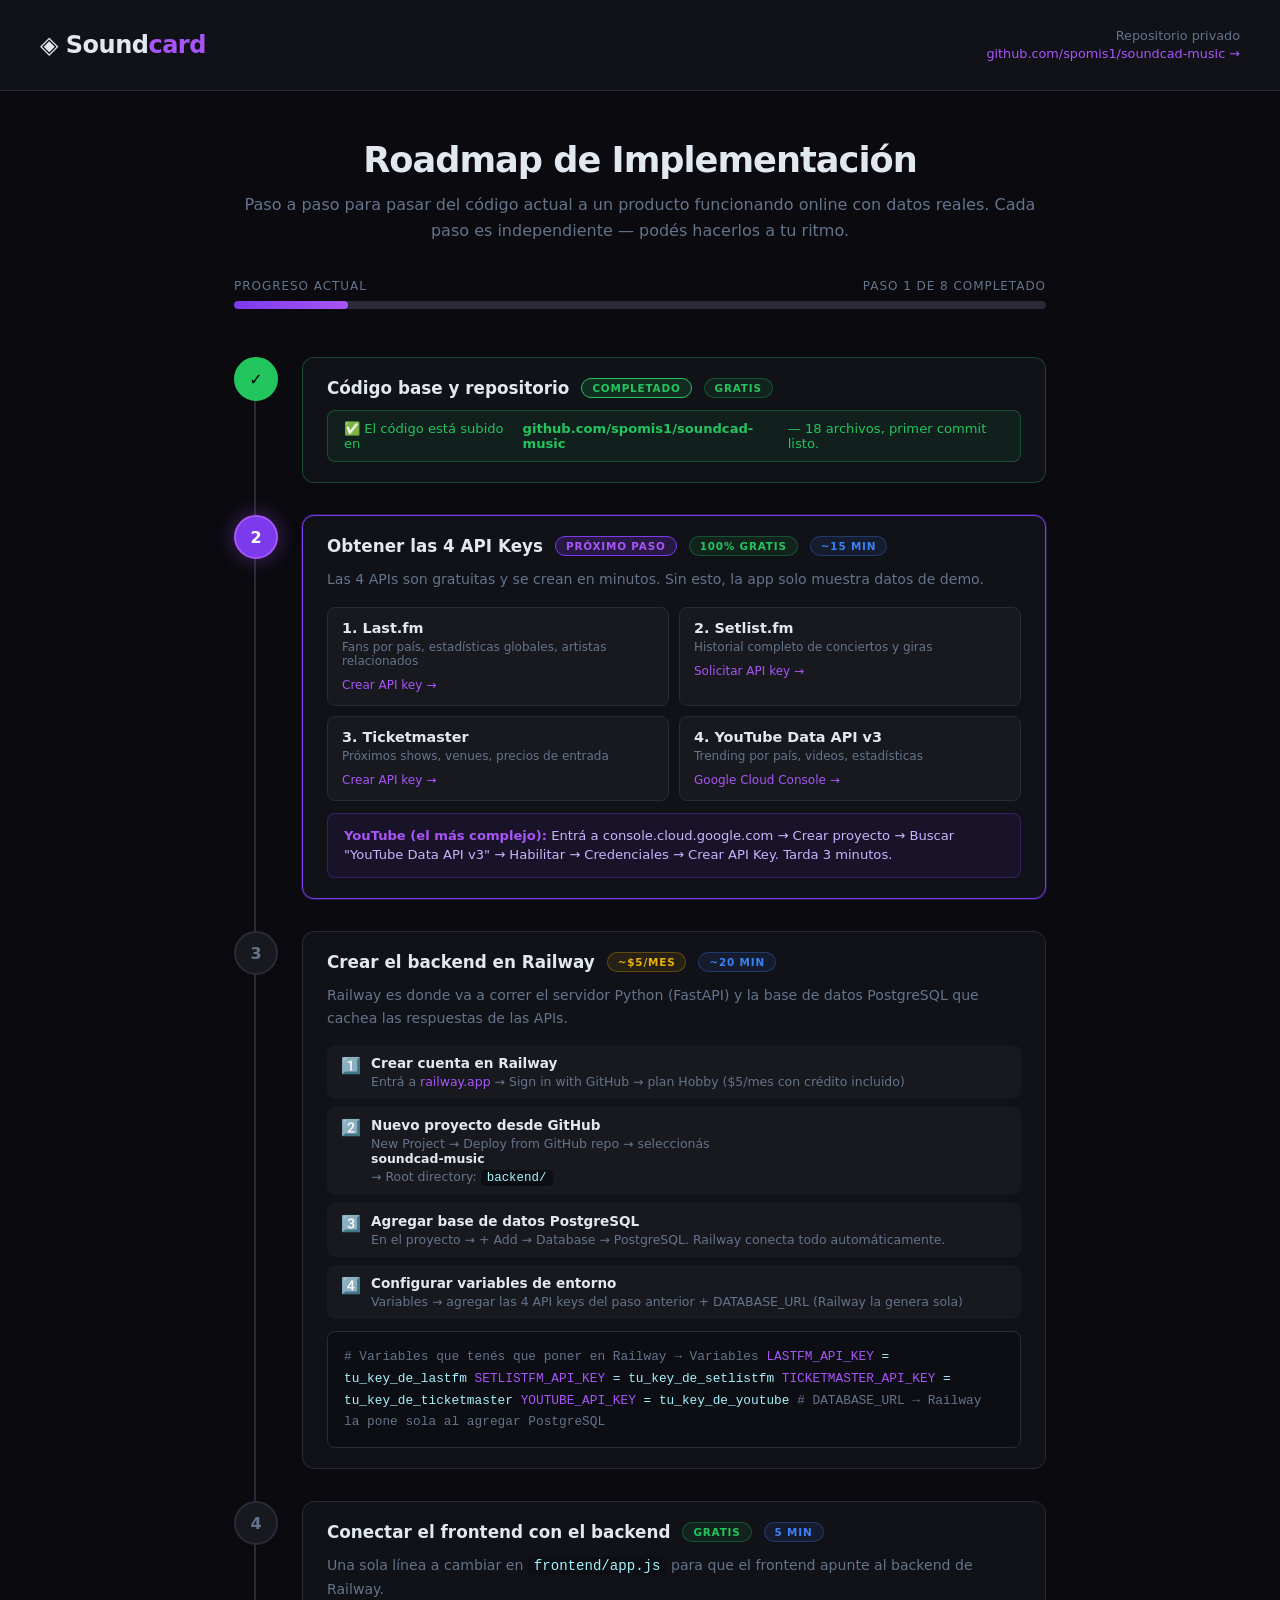
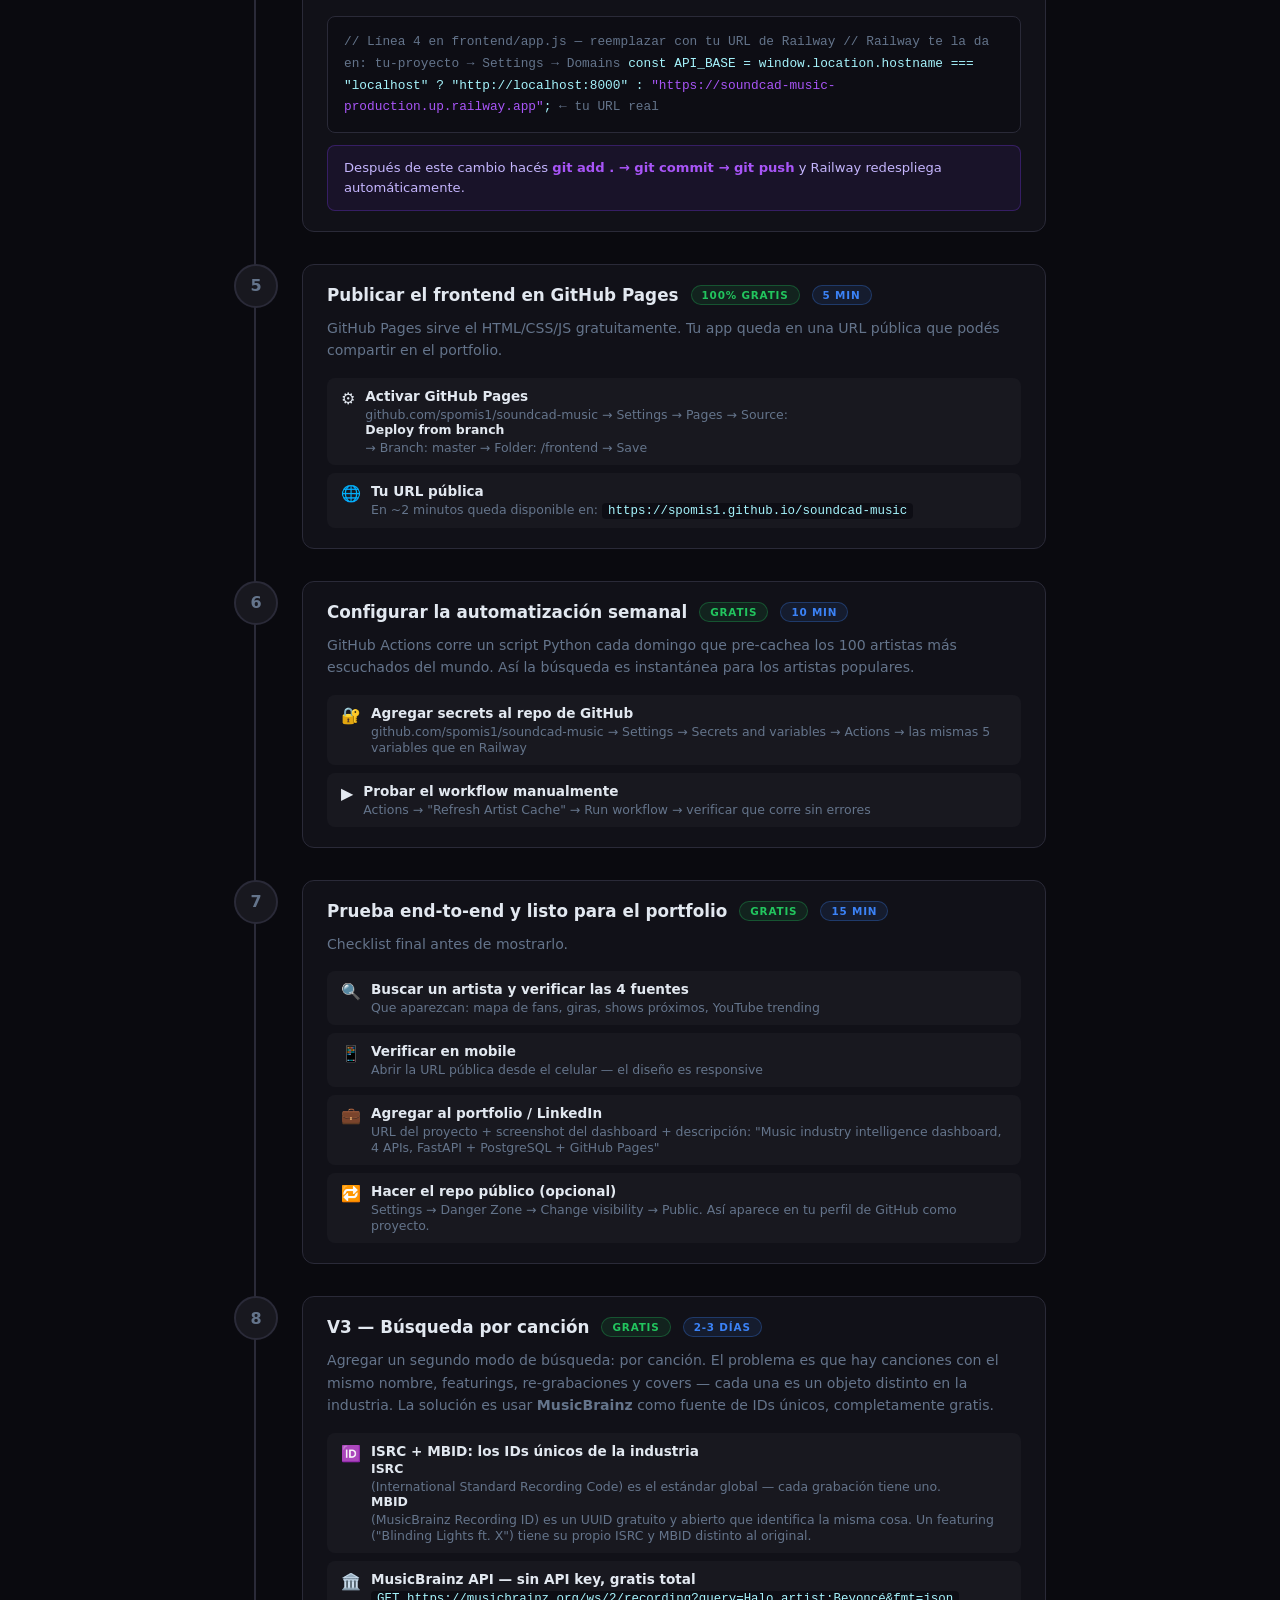
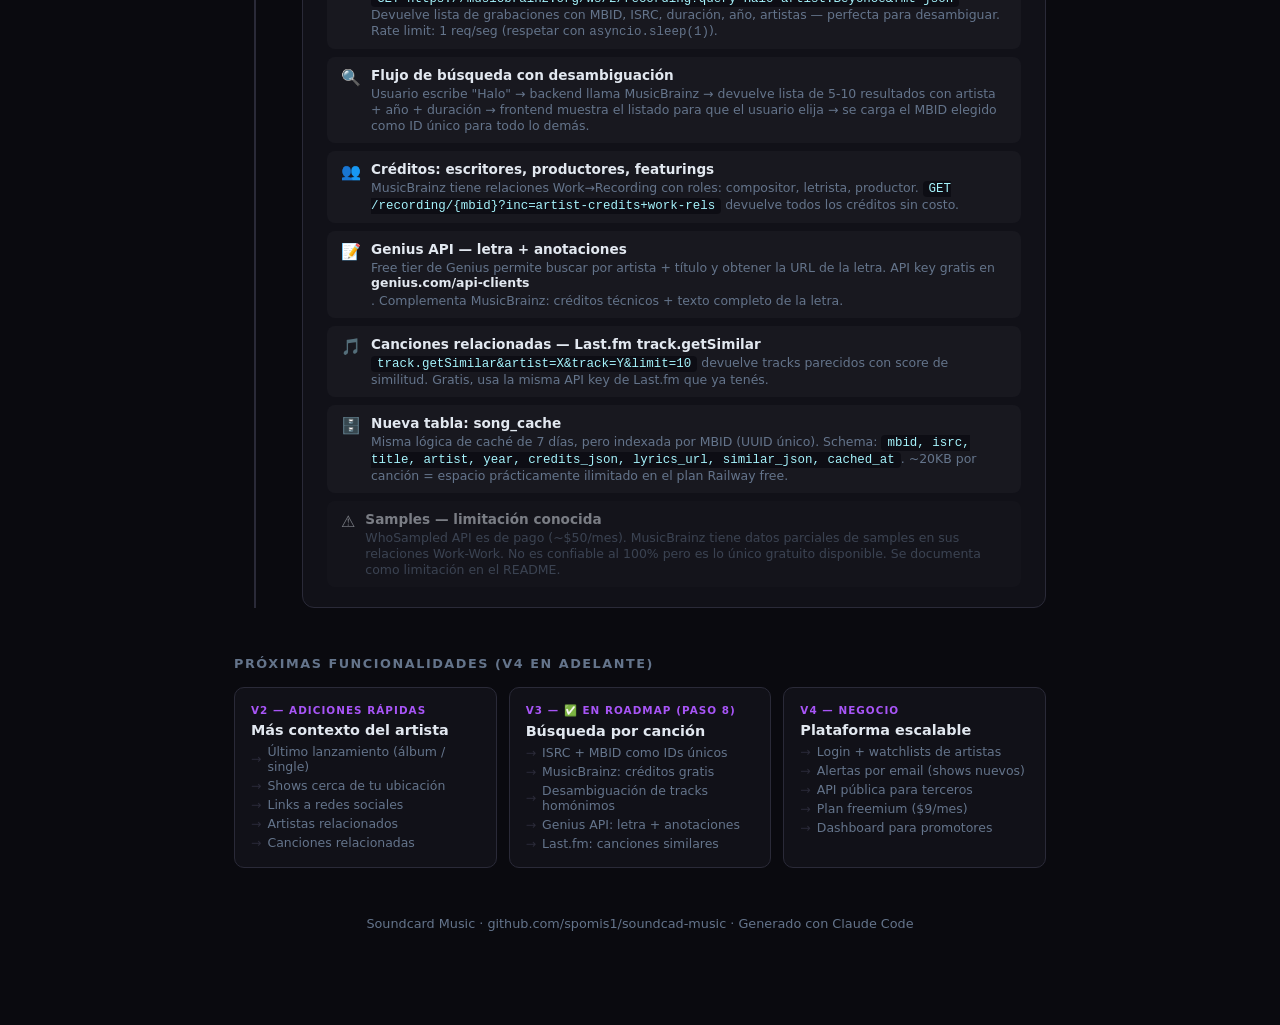
<file: ROADMAP.html>
<!DOCTYPE html>
<html lang="es">
<head>
  <meta charset="UTF-8" />
  <meta name="viewport" content="width=device-width, initial-scale=1.0" />
  <title>Soundcard Music — Roadmap de Implementación</title>
  <style>
    *, *::before, *::after { box-sizing: border-box; margin: 0; padding: 0; }

    :root {
      --bg: #0a0a0f;
      --bg2: #111118;
      --bg3: #18181f;
      --border: #2a2a38;
      --accent: #7c3aed;
      --accent2: #a855f7;
      --green: #22c55e;
      --yellow: #eab308;
      --red: #ef4444;
      --blue: #3b82f6;
      --text: #e2e8f0;
      --muted: #64748b;
    }

    body {
      background: var(--bg);
      color: var(--text);
      font-family: 'Inter', system-ui, sans-serif;
      min-height: 100vh;
      padding-bottom: 80px;
    }

    /* ── Header ── */
    header {
      background: var(--bg2);
      border-bottom: 1px solid var(--border);
      padding: 28px 40px;
      display: flex;
      align-items: center;
      gap: 16px;
    }

    .logo { font-size: 1.5rem; font-weight: 800; letter-spacing: -0.5px; }
    .logo span { color: var(--accent2); }

    .header-meta {
      margin-left: auto;
      text-align: right;
    }

    .header-meta p { color: var(--muted); font-size: 0.8rem; }
    .header-meta a {
      color: var(--accent2);
      text-decoration: none;
      font-size: 0.8rem;
    }
    .header-meta a:hover { text-decoration: underline; }

    /* ── Intro ── */
    .intro {
      max-width: 860px;
      margin: 48px auto 0;
      padding: 0 24px;
      text-align: center;
    }

    .intro h1 {
      font-size: 2.2rem;
      font-weight: 800;
      letter-spacing: -1px;
      margin-bottom: 12px;
    }

    .intro p { color: var(--muted); font-size: 1rem; line-height: 1.6; }

    /* ── Progress bar ── */
    .progress-wrap {
      max-width: 860px;
      margin: 36px auto 0;
      padding: 0 24px;
    }

    .progress-label {
      display: flex;
      justify-content: space-between;
      font-size: 0.75rem;
      color: var(--muted);
      margin-bottom: 8px;
      text-transform: uppercase;
      letter-spacing: 0.08em;
    }

    .progress-bar-wrap {
      height: 8px;
      background: var(--border);
      border-radius: 4px;
      overflow: hidden;
    }

    .progress-bar {
      height: 100%;
      width: 14%; /* 1 de 7 fases = código subido */
      background: linear-gradient(90deg, var(--accent), var(--accent2));
      border-radius: 4px;
    }

    /* ── Timeline ── */
    .timeline {
      max-width: 860px;
      margin: 48px auto 0;
      padding: 0 24px;
      position: relative;
    }

    .timeline::before {
      content: '';
      position: absolute;
      left: 44px;
      top: 0;
      bottom: 0;
      width: 2px;
      background: var(--border);
    }

    /* ── Step ── */
    .step {
      display: flex;
      gap: 24px;
      margin-bottom: 32px;
      position: relative;
    }

    .step-number {
      width: 44px;
      height: 44px;
      border-radius: 50%;
      display: flex;
      align-items: center;
      justify-content: center;
      font-weight: 800;
      font-size: 1rem;
      flex-shrink: 0;
      position: relative;
      z-index: 1;
      border: 2px solid var(--border);
      background: var(--bg);
    }

    .step.done .step-number { background: var(--green); border-color: var(--green); color: #000; }
    .step.active .step-number { background: var(--accent); border-color: var(--accent2); color: #fff; box-shadow: 0 0 20px rgba(168,85,247,0.4); }
    .step.pending .step-number { background: var(--bg3); color: var(--muted); }

    .step-body {
      flex: 1;
      background: var(--bg2);
      border: 1px solid var(--border);
      border-radius: 12px;
      padding: 20px 24px;
      margin-top: 0;
    }

    .step.active .step-body {
      border-color: var(--accent);
      box-shadow: 0 0 0 1px rgba(124,58,237,0.3);
    }

    .step.done .step-body { border-color: rgba(34,197,94,0.3); }

    .step-header {
      display: flex;
      align-items: center;
      gap: 12px;
      margin-bottom: 12px;
      flex-wrap: wrap;
    }

    .step-title { font-size: 1.05rem; font-weight: 700; }

    .badge {
      font-size: 0.65rem;
      font-weight: 700;
      padding: 3px 10px;
      border-radius: 50px;
      text-transform: uppercase;
      letter-spacing: 0.08em;
    }

    .badge-done { background: rgba(34,197,94,0.15); color: var(--green); border: 1px solid var(--green); }
    .badge-now { background: rgba(124,58,237,0.2); color: var(--accent2); border: 1px solid var(--accent); }
    .badge-free { background: rgba(34,197,94,0.1); color: var(--green); border: 1px solid rgba(34,197,94,0.3); }
    .badge-paid { background: rgba(234,179,8,0.1); color: var(--yellow); border: 1px solid rgba(234,179,8,0.3); }
    .badge-time { background: rgba(59,130,246,0.1); color: var(--blue); border: 1px solid rgba(59,130,246,0.3); }

    .step-desc {
      color: var(--muted);
      font-size: 0.88rem;
      line-height: 1.6;
      margin-bottom: 16px;
    }

    /* ── Substeps ── */
    .substeps { display: flex; flex-direction: column; gap: 8px; }

    .substep {
      display: flex;
      align-items: flex-start;
      gap: 10px;
      padding: 10px 14px;
      background: var(--bg3);
      border-radius: 8px;
      font-size: 0.85rem;
    }

    .substep-icon {
      font-size: 1rem;
      flex-shrink: 0;
      margin-top: 1px;
    }

    .substep-content { flex: 1; }

    .substep-content strong { display: block; margin-bottom: 2px; color: var(--text); }
    .substep-content span { color: var(--muted); font-size: 0.78rem; }

    .substep-content a {
      color: var(--accent2);
      text-decoration: none;
      font-size: 0.78rem;
    }

    .substep-content a:hover { text-decoration: underline; }

    /* ── Code block ── */
    .code-block {
      background: #0d0d14;
      border: 1px solid var(--border);
      border-radius: 8px;
      padding: 14px 16px;
      font-family: 'Cascadia Code', 'Fira Code', monospace;
      font-size: 0.8rem;
      color: #a5f3fc;
      margin-top: 12px;
      overflow-x: auto;
      line-height: 1.7;
    }

    .code-block .comment { color: var(--muted); }
    .code-block .key { color: var(--accent2); }

    /* ── API table ── */
    .api-grid {
      display: grid;
      grid-template-columns: repeat(2, 1fr);
      gap: 10px;
      margin-top: 12px;
    }

    .api-card {
      background: var(--bg3);
      border: 1px solid var(--border);
      border-radius: 8px;
      padding: 12px 14px;
    }

    .api-card-name { font-weight: 700; font-size: 0.9rem; margin-bottom: 4px; }
    .api-card-desc { font-size: 0.75rem; color: var(--muted); margin-bottom: 6px; }
    .api-card a {
      font-size: 0.75rem;
      color: var(--accent2);
      text-decoration: none;
    }
    .api-card a:hover { text-decoration: underline; }

    /* ── Tip box ── */
    .tip {
      background: rgba(124,58,237,0.08);
      border: 1px solid rgba(124,58,237,0.3);
      border-radius: 8px;
      padding: 12px 16px;
      font-size: 0.82rem;
      color: #c4b5fd;
      margin-top: 12px;
      line-height: 1.5;
    }

    .tip strong { color: var(--accent2); }

    /* ── Done banner ── */
    .done-banner {
      background: rgba(34,197,94,0.08);
      border: 1px solid rgba(34,197,94,0.3);
      border-radius: 8px;
      padding: 10px 16px;
      font-size: 0.82rem;
      color: var(--green);
      display: flex;
      align-items: center;
      gap: 8px;
    }

    /* ── Future section ── */
    .future-section {
      max-width: 860px;
      margin: 48px auto 0;
      padding: 0 24px;
    }

    .future-section h2 {
      font-size: 0.8rem;
      font-weight: 600;
      letter-spacing: 0.12em;
      text-transform: uppercase;
      color: var(--muted);
      margin-bottom: 16px;
    }

    .future-grid {
      display: grid;
      grid-template-columns: repeat(3, 1fr);
      gap: 12px;
    }

    .future-card {
      background: var(--bg2);
      border: 1px solid var(--border);
      border-radius: 10px;
      padding: 16px;
    }

    .future-card-phase {
      font-size: 0.65rem;
      font-weight: 700;
      text-transform: uppercase;
      letter-spacing: 0.1em;
      color: var(--accent2);
      margin-bottom: 6px;
    }

    .future-card-title { font-size: 0.9rem; font-weight: 700; margin-bottom: 6px; }

    .future-card ul {
      list-style: none;
      display: flex;
      flex-direction: column;
      gap: 4px;
    }

    .future-card ul li {
      font-size: 0.78rem;
      color: var(--muted);
      display: flex;
      align-items: center;
      gap: 6px;
    }

    .future-card ul li::before { content: '→'; color: var(--border); }

    @media (max-width: 640px) {
      .api-grid, .future-grid { grid-template-columns: 1fr; }
      .timeline::before { left: 22px; }
      header { padding: 20px; }
    }
  </style>
</head>
<body>

<header>
  <div class="logo">◈ Sound<span>card</span></div>
  <div class="header-meta">
    <p>Repositorio privado</p>
    <a href="https://github.com/spomis1/soundcad-music" target="_blank">github.com/spomis1/soundcad-music →</a>
  </div>
</header>

<!-- Intro -->
<div class="intro">
  <h1>Roadmap de Implementación</h1>
  <p>Paso a paso para pasar del código actual a un producto funcionando online con datos reales. Cada paso es independiente — podés hacerlos a tu ritmo.</p>
</div>

<!-- Progress -->
<div class="progress-wrap">
  <div class="progress-label">
    <span>Progreso actual</span>
    <span>Paso 1 de 8 completado</span>
  </div>
  <div class="progress-bar-wrap">
    <div class="progress-bar"></div>
  </div>
</div>

<!-- Timeline -->
<div class="timeline">

  <!-- STEP 1 — DONE -->
  <div class="step done">
    <div class="step-number">✓</div>
    <div class="step-body">
      <div class="step-header">
        <span class="step-title">Código base y repositorio</span>
        <span class="badge badge-done">Completado</span>
        <span class="badge badge-free">Gratis</span>
      </div>
      <div class="done-banner">
        ✅ El código está subido en <strong style="margin: 0 4px">github.com/spomis1/soundcad-music</strong> — 18 archivos, primer commit listo.
      </div>
    </div>
  </div>

  <!-- STEP 2 — ACTIVE -->
  <div class="step active">
    <div class="step-number">2</div>
    <div class="step-body">
      <div class="step-header">
        <span class="step-title">Obtener las 4 API Keys</span>
        <span class="badge badge-now">Próximo paso</span>
        <span class="badge badge-free">100% Gratis</span>
        <span class="badge badge-time">~15 min</span>
      </div>
      <p class="step-desc">
        Las 4 APIs son gratuitas y se crean en minutos. Sin esto, la app solo muestra datos de demo.
      </p>
      <div class="api-grid">
        <div class="api-card">
          <div class="api-card-name">1. Last.fm</div>
          <div class="api-card-desc">Fans por país, estadísticas globales, artistas relacionados</div>
          <a href="https://www.last.fm/api/account/create" target="_blank">Crear API key →</a>
        </div>
        <div class="api-card">
          <div class="api-card-name">2. Setlist.fm</div>
          <div class="api-card-desc">Historial completo de conciertos y giras</div>
          <a href="https://api.setlist.fm/docs/1.0/index.html" target="_blank">Solicitar API key →</a>
        </div>
        <div class="api-card">
          <div class="api-card-name">3. Ticketmaster</div>
          <div class="api-card-desc">Próximos shows, venues, precios de entrada</div>
          <a href="https://developer.ticketmaster.com/products-and-docs/apis/getting-started/" target="_blank">Crear API key →</a>
        </div>
        <div class="api-card">
          <div class="api-card-name">4. YouTube Data API v3</div>
          <div class="api-card-desc">Trending por país, videos, estadísticas</div>
          <a href="https://console.cloud.google.com" target="_blank">Google Cloud Console →</a>
        </div>
      </div>
      <div class="tip">
        <strong>YouTube (el más complejo):</strong> Entrá a console.cloud.google.com → Crear proyecto → Buscar "YouTube Data API v3" → Habilitar → Credenciales → Crear API Key. Tarda 3 minutos.
      </div>
    </div>
  </div>

  <!-- STEP 3 -->
  <div class="step pending">
    <div class="step-number">3</div>
    <div class="step-body">
      <div class="step-header">
        <span class="step-title">Crear el backend en Railway</span>
        <span class="badge badge-paid">~$5/mes</span>
        <span class="badge badge-time">~20 min</span>
      </div>
      <p class="step-desc">
        Railway es donde va a correr el servidor Python (FastAPI) y la base de datos PostgreSQL que cachea las respuestas de las APIs.
      </p>
      <div class="substeps">
        <div class="substep">
          <span class="substep-icon">1️⃣</span>
          <div class="substep-content">
            <strong>Crear cuenta en Railway</strong>
            <span>Entrá a <a href="https://railway.app" target="_blank">railway.app</a> → Sign in with GitHub → plan Hobby ($5/mes con crédito incluido)</span>
          </div>
        </div>
        <div class="substep">
          <span class="substep-icon">2️⃣</span>
          <div class="substep-content">
            <strong>Nuevo proyecto desde GitHub</strong>
            <span>New Project → Deploy from GitHub repo → seleccionás <strong>soundcad-music</strong> → Root directory: <code style="background:#0d0d14;padding:1px 6px;border-radius:4px;color:#a5f3fc">backend/</code></span>
          </div>
        </div>
        <div class="substep">
          <span class="substep-icon">3️⃣</span>
          <div class="substep-content">
            <strong>Agregar base de datos PostgreSQL</strong>
            <span>En el proyecto → + Add → Database → PostgreSQL. Railway conecta todo automáticamente.</span>
          </div>
        </div>
        <div class="substep">
          <span class="substep-icon">4️⃣</span>
          <div class="substep-content">
            <strong>Configurar variables de entorno</strong>
            <span>Variables → agregar las 4 API keys del paso anterior + DATABASE_URL (Railway la genera sola)</span>
          </div>
        </div>
      </div>
      <div class="code-block">
<span class="comment"># Variables que tenés que poner en Railway → Variables</span>
<span class="key">LASTFM_API_KEY</span>       = tu_key_de_lastfm
<span class="key">SETLISTFM_API_KEY</span>    = tu_key_de_setlistfm
<span class="key">TICKETMASTER_API_KEY</span> = tu_key_de_ticketmaster
<span class="key">YOUTUBE_API_KEY</span>      = tu_key_de_youtube
<span class="comment"># DATABASE_URL → Railway la pone sola al agregar PostgreSQL</span>
      </div>
    </div>
  </div>

  <!-- STEP 4 -->
  <div class="step pending">
    <div class="step-number">4</div>
    <div class="step-body">
      <div class="step-header">
        <span class="step-title">Conectar el frontend con el backend</span>
        <span class="badge badge-free">Gratis</span>
        <span class="badge badge-time">5 min</span>
      </div>
      <p class="step-desc">
        Una sola línea a cambiar en <code style="background:#0d0d14;padding:1px 6px;border-radius:4px;color:#a5f3fc">frontend/app.js</code> para que el frontend apunte al backend de Railway.
      </p>
      <div class="code-block">
<span class="comment">// Línea 4 en frontend/app.js — reemplazar con tu URL de Railway</span>
<span class="comment">// Railway te la da en: tu-proyecto → Settings → Domains</span>

const API_BASE = window.location.hostname === "localhost"
  ? "http://localhost:8000"
  : <span class="key">"https://soundcad-music-production.up.railway.app"</span>; <span class="comment">← tu URL real</span>
      </div>
      <div class="tip">
        Después de este cambio hacés <strong>git add . → git commit → git push</strong> y Railway redespliega automáticamente.
      </div>
    </div>
  </div>

  <!-- STEP 5 -->
  <div class="step pending">
    <div class="step-number">5</div>
    <div class="step-body">
      <div class="step-header">
        <span class="step-title">Publicar el frontend en GitHub Pages</span>
        <span class="badge badge-free">100% Gratis</span>
        <span class="badge badge-time">5 min</span>
      </div>
      <p class="step-desc">
        GitHub Pages sirve el HTML/CSS/JS gratuitamente. Tu app queda en una URL pública que podés compartir en el portfolio.
      </p>
      <div class="substeps">
        <div class="substep">
          <span class="substep-icon">⚙️</span>
          <div class="substep-content">
            <strong>Activar GitHub Pages</strong>
            <span>github.com/spomis1/soundcad-music → Settings → Pages → Source: <strong>Deploy from branch</strong> → Branch: master → Folder: /frontend → Save</span>
          </div>
        </div>
        <div class="substep">
          <span class="substep-icon">🌐</span>
          <div class="substep-content">
            <strong>Tu URL pública</strong>
            <span>En ~2 minutos queda disponible en: <code style="background:#0d0d14;padding:1px 6px;border-radius:4px;color:#a5f3fc">https://spomis1.github.io/soundcad-music</code></span>
          </div>
        </div>
      </div>
    </div>
  </div>

  <!-- STEP 6 -->
  <div class="step pending">
    <div class="step-number">6</div>
    <div class="step-body">
      <div class="step-header">
        <span class="step-title">Configurar la automatización semanal</span>
        <span class="badge badge-free">Gratis</span>
        <span class="badge badge-time">10 min</span>
      </div>
      <p class="step-desc">
        GitHub Actions corre un script Python cada domingo que pre-cachea los 100 artistas más escuchados del mundo. Así la búsqueda es instantánea para los artistas populares.
      </p>
      <div class="substeps">
        <div class="substep">
          <span class="substep-icon">🔐</span>
          <div class="substep-content">
            <strong>Agregar secrets al repo de GitHub</strong>
            <span>github.com/spomis1/soundcad-music → Settings → Secrets and variables → Actions → las mismas 5 variables que en Railway</span>
          </div>
        </div>
        <div class="substep">
          <span class="substep-icon">▶️</span>
          <div class="substep-content">
            <strong>Probar el workflow manualmente</strong>
            <span>Actions → "Refresh Artist Cache" → Run workflow → verificar que corre sin errores</span>
          </div>
        </div>
      </div>
    </div>
  </div>

  <!-- STEP 7 -->
  <div class="step pending">
    <div class="step-number">7</div>
    <div class="step-body">
      <div class="step-header">
        <span class="step-title">Prueba end-to-end y listo para el portfolio</span>
        <span class="badge badge-free">Gratis</span>
        <span class="badge badge-time">15 min</span>
      </div>
      <p class="step-desc">
        Checklist final antes de mostrarlo.
      </p>
      <div class="substeps">
        <div class="substep">
          <span class="substep-icon">🔍</span>
          <div class="substep-content">
            <strong>Buscar un artista y verificar las 4 fuentes</strong>
            <span>Que aparezcan: mapa de fans, giras, shows próximos, YouTube trending</span>
          </div>
        </div>
        <div class="substep">
          <span class="substep-icon">📱</span>
          <div class="substep-content">
            <strong>Verificar en mobile</strong>
            <span>Abrir la URL pública desde el celular — el diseño es responsive</span>
          </div>
        </div>
        <div class="substep">
          <span class="substep-icon">💼</span>
          <div class="substep-content">
            <strong>Agregar al portfolio / LinkedIn</strong>
            <span>URL del proyecto + screenshot del dashboard + descripción: "Music industry intelligence dashboard, 4 APIs, FastAPI + PostgreSQL + GitHub Pages"</span>
          </div>
        </div>
        <div class="substep">
          <span class="substep-icon">🔁</span>
          <div class="substep-content">
            <strong>Hacer el repo público (opcional)</strong>
            <span>Settings → Danger Zone → Change visibility → Public. Así aparece en tu perfil de GitHub como proyecto.</span>
          </div>
        </div>
      </div>
    </div>
  </div>

  <!-- STEP 8 -->
  <div class="step pending">
    <div class="step-number">8</div>
    <div class="step-body">
      <div class="step-header">
        <span class="step-title">V3 — Búsqueda por canción</span>
        <span class="badge badge-free">Gratis</span>
        <span class="badge badge-time">2-3 días</span>
      </div>
      <p class="step-desc">
        Agregar un segundo modo de búsqueda: por canción. El problema es que hay canciones con el mismo nombre,
        featurings, re-grabaciones y covers — cada una es un objeto distinto en la industria.
        La solución es usar <strong>MusicBrainz</strong> como fuente de IDs únicos, completamente gratis.
      </p>
      <div class="substeps">

        <div class="substep">
          <span class="substep-icon">🆔</span>
          <div class="substep-content">
            <strong>ISRC + MBID: los IDs únicos de la industria</strong>
            <span>
              <strong>ISRC</strong> (International Standard Recording Code) es el estándar global — cada grabación tiene uno.
              <strong>MBID</strong> (MusicBrainz Recording ID) es un UUID gratuito y abierto que identifica la misma cosa.
              Un featuring ("Blinding Lights ft. X") tiene su propio ISRC y MBID distinto al original.
            </span>
          </div>
        </div>

        <div class="substep">
          <span class="substep-icon">🏛️</span>
          <div class="substep-content">
            <strong>MusicBrainz API — sin API key, gratis total</strong>
            <span>
              <code style="background:#0d0d14;padding:1px 6px;border-radius:4px;color:#a5f3fc">GET https://musicbrainz.org/ws/2/recording?query=Halo artist:Beyoncé&fmt=json</code><br/>
              Devuelve lista de grabaciones con MBID, ISRC, duración, año, artistas — perfecta para desambiguar.
              Rate limit: 1 req/seg (respetar con <code>asyncio.sleep(1)</code>).
            </span>
          </div>
        </div>

        <div class="substep">
          <span class="substep-icon">🔍</span>
          <div class="substep-content">
            <strong>Flujo de búsqueda con desambiguación</strong>
            <span>
              Usuario escribe "Halo" → backend llama MusicBrainz → devuelve lista de 5-10 resultados con
              artista + año + duración → frontend muestra el listado para que el usuario elija →
              se carga el MBID elegido como ID único para todo lo demás.
            </span>
          </div>
        </div>

        <div class="substep">
          <span class="substep-icon">👥</span>
          <div class="substep-content">
            <strong>Créditos: escritores, productores, featurings</strong>
            <span>
              MusicBrainz tiene relaciones Work→Recording con roles: compositor, letrista, productor.
              <code style="background:#0d0d14;padding:1px 6px;border-radius:4px;color:#a5f3fc">GET /recording/{mbid}?inc=artist-credits+work-rels</code> devuelve todos los créditos sin costo.
            </span>
          </div>
        </div>

        <div class="substep">
          <span class="substep-icon">📝</span>
          <div class="substep-content">
            <strong>Genius API — letra + anotaciones</strong>
            <span>
              Free tier de Genius permite buscar por artista + título y obtener la URL de la letra.
              API key gratis en <strong>genius.com/api-clients</strong>.
              Complementa MusicBrainz: créditos técnicos + texto completo de la letra.
            </span>
          </div>
        </div>

        <div class="substep">
          <span class="substep-icon">🎵</span>
          <div class="substep-content">
            <strong>Canciones relacionadas — Last.fm track.getSimilar</strong>
            <span>
              <code style="background:#0d0d14;padding:1px 6px;border-radius:4px;color:#a5f3fc">track.getSimilar&artist=X&track=Y&limit=10</code> devuelve tracks parecidos con score de similitud.
              Gratis, usa la misma API key de Last.fm que ya tenés.
            </span>
          </div>
        </div>

        <div class="substep">
          <span class="substep-icon">🗄️</span>
          <div class="substep-content">
            <strong>Nueva tabla: song_cache</strong>
            <span>
              Misma lógica de caché de 7 días, pero indexada por MBID (UUID único).
              Schema: <code style="background:#0d0d14;padding:1px 6px;border-radius:4px;color:#a5f3fc">mbid, isrc, title, artist, year, credits_json, lyrics_url, similar_json, cached_at</code>.
              ~20KB por canción = espacio prácticamente ilimitado en el plan Railway free.
            </span>
          </div>
        </div>

        <div class="substep" style="opacity:0.5;">
          <span class="substep-icon">⚠️</span>
          <div class="substep-content">
            <strong>Samples — limitación conocida</strong>
            <span>
              WhoSampled API es de pago (~$50/mes). MusicBrainz tiene datos parciales de samples en sus
              relaciones Work-Work. No es confiable al 100% pero es lo único gratuito disponible.
              Se documenta como limitación en el README.
            </span>
          </div>
        </div>

      </div>
    </div>
  </div>

</div>

<!-- Future roadmap -->
<div class="future-section">
  <h2>Próximas funcionalidades (V4 en adelante)</h2>
  <div class="future-grid">

    <div class="future-card">
      <div class="future-card-phase">V2 — Adiciones rápidas</div>
      <div class="future-card-title">Más contexto del artista</div>
      <ul>
        <li>Último lanzamiento (álbum / single)</li>
        <li>Shows cerca de tu ubicación</li>
        <li>Links a redes sociales</li>
        <li>Artistas relacionados</li>
        <li>Canciones relacionadas</li>
      </ul>
    </div>

    <div class="future-card">
      <div class="future-card-phase">V3 — ✅ En roadmap (Paso 8)</div>
      <div class="future-card-title">Búsqueda por canción</div>
      <ul>
        <li>ISRC + MBID como IDs únicos</li>
        <li>MusicBrainz: créditos gratis</li>
        <li>Desambiguación de tracks homónimos</li>
        <li>Genius API: letra + anotaciones</li>
        <li>Last.fm: canciones similares</li>
      </ul>
    </div>

    <div class="future-card">
      <div class="future-card-phase">V4 — Negocio</div>
      <div class="future-card-title">Plataforma escalable</div>
      <ul>
        <li>Login + watchlists de artistas</li>
        <li>Alertas por email (shows nuevos)</li>
        <li>API pública para terceros</li>
        <li>Plan freemium ($9/mes)</li>
        <li>Dashboard para promotores</li>
      </ul>
    </div>

  </div>
</div>

<!-- Footer -->
<footer style="text-align:center; padding: 48px 24px 24px; color: var(--muted); font-size: 0.8rem;">
  Soundcard Music · github.com/spomis1/soundcad-music · Generado con Claude Code
</footer>

</body>
</html>
</file>
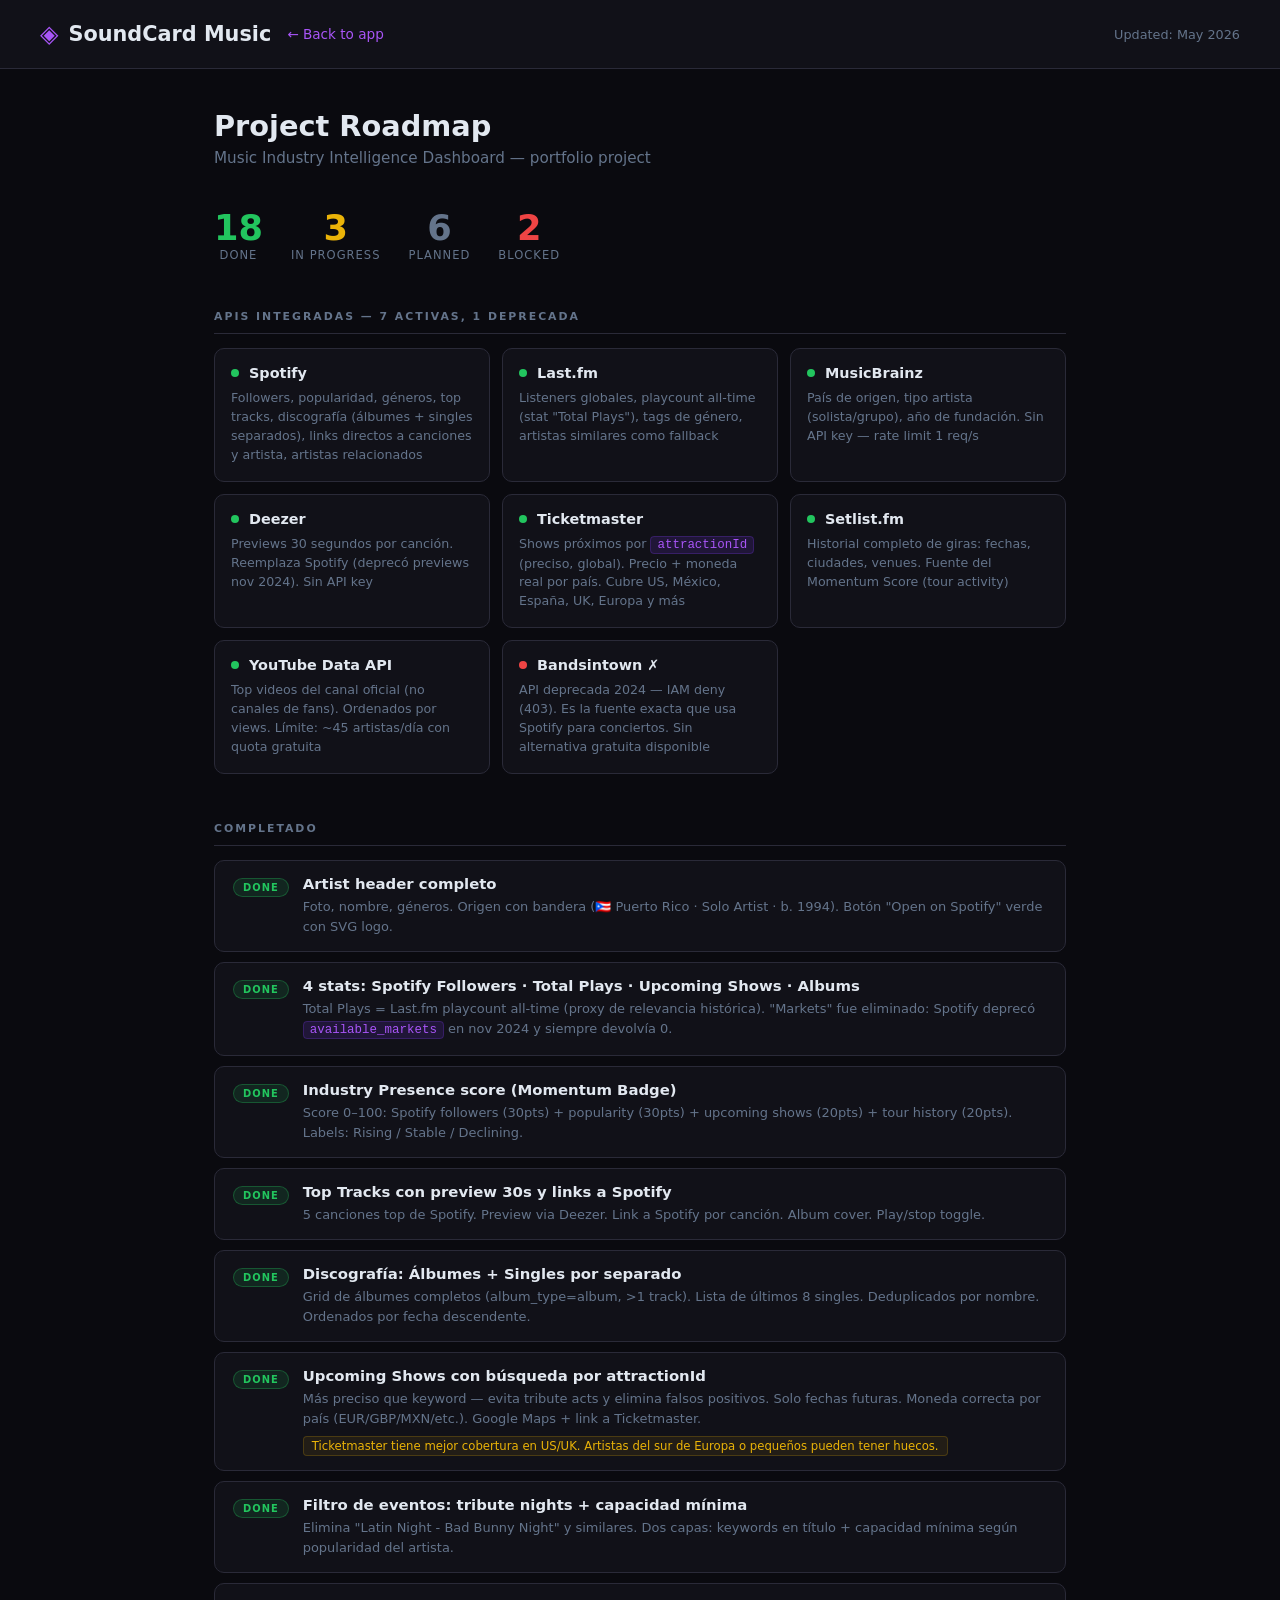
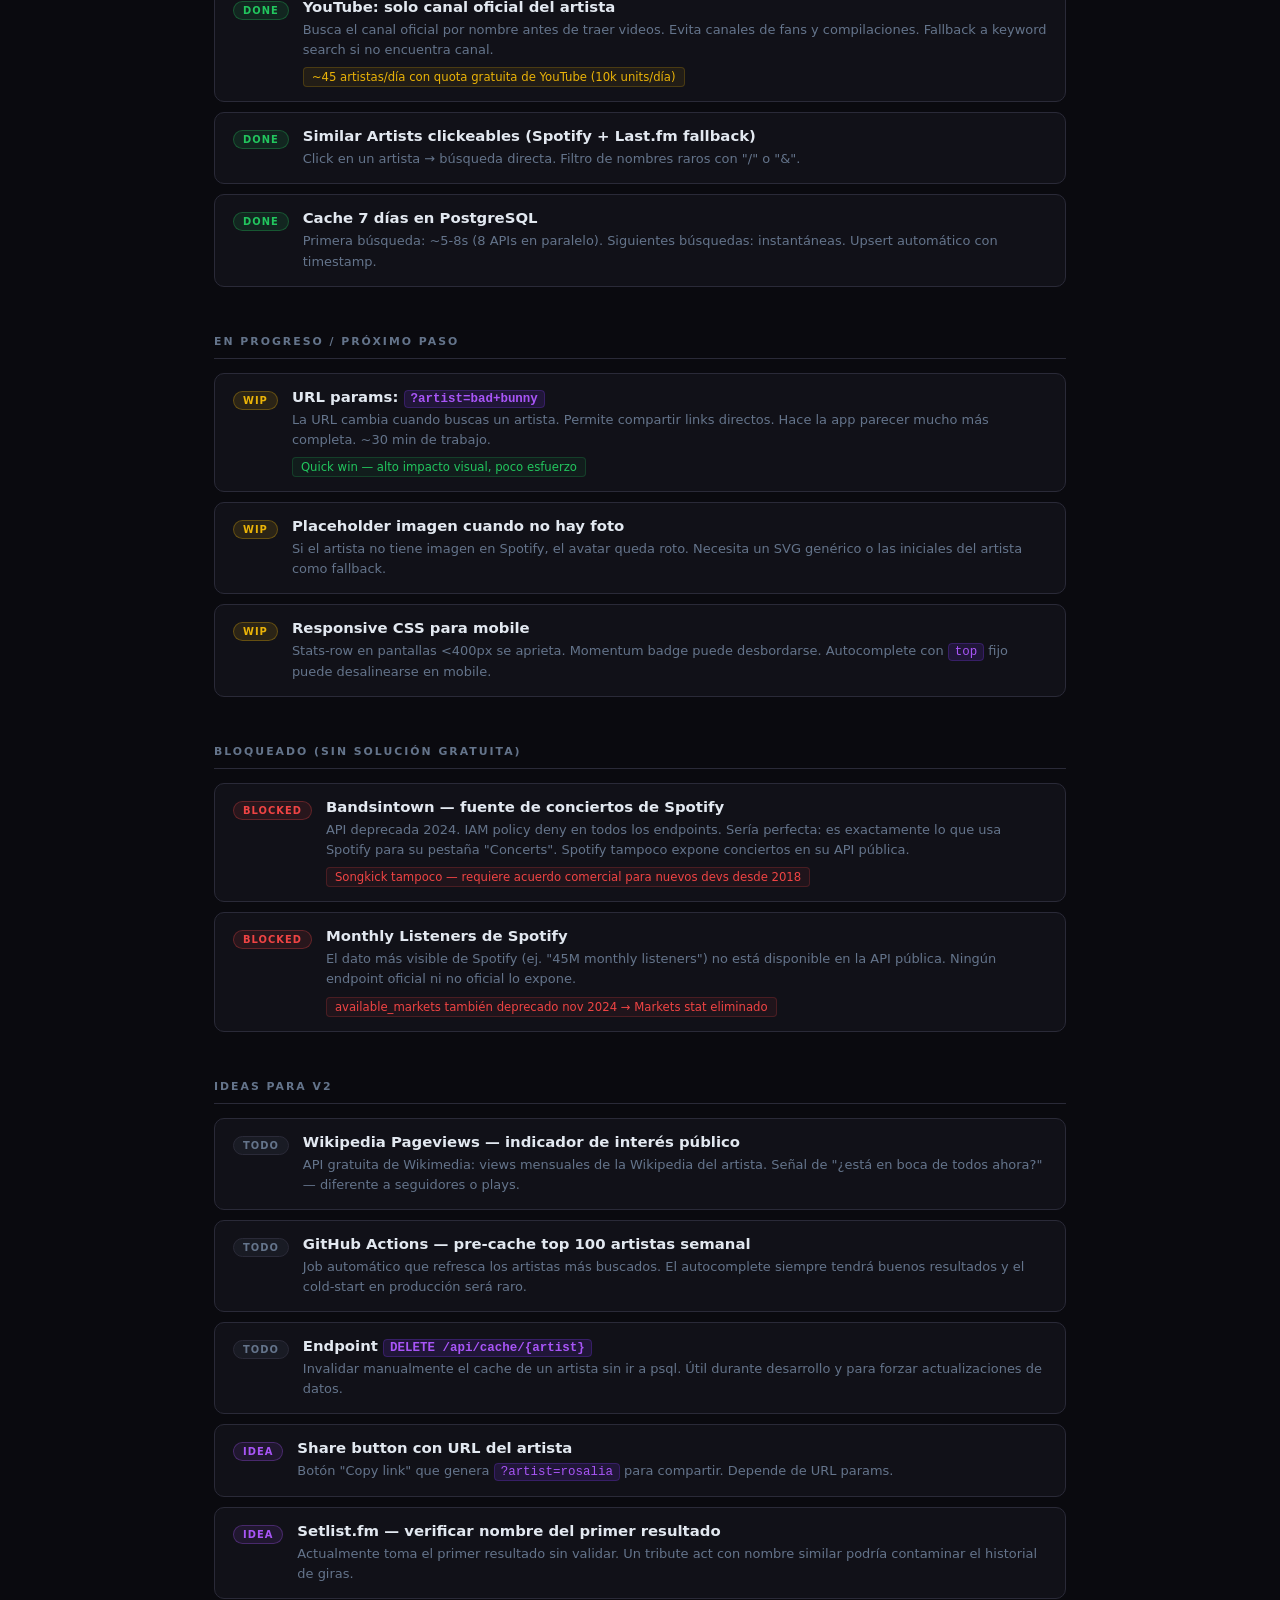
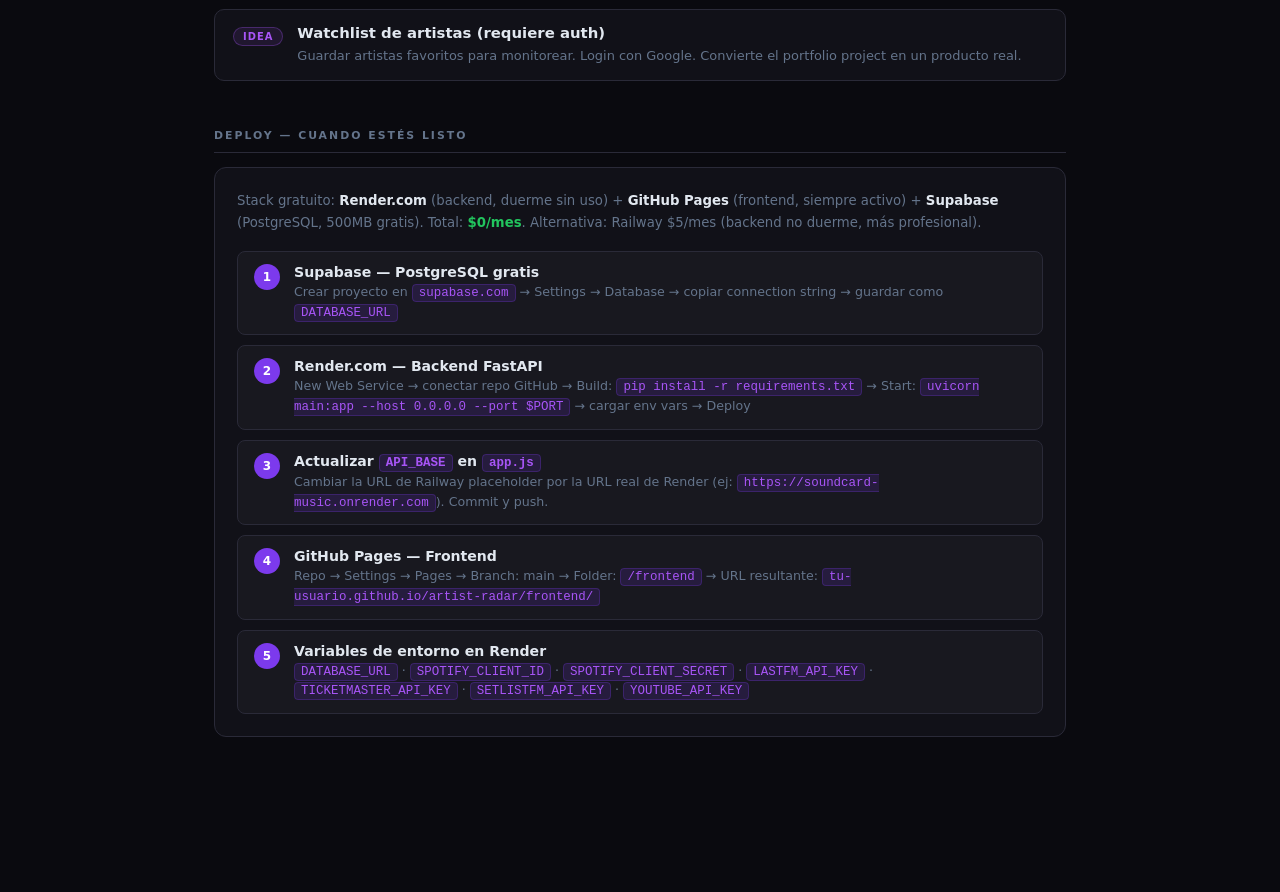
<file: frontend/ROADMAP.html>
<!DOCTYPE html>
<html lang="en">
<head>
  <meta charset="UTF-8" />
  <meta name="viewport" content="width=device-width, initial-scale=1.0" />
  <title>SoundCard Music — Roadmap</title>
  <style>
    *, *::before, *::after { box-sizing: border-box; margin: 0; padding: 0; }
    :root {
      --bg:      #0a0a0f;
      --bg2:     #111118;
      --bg3:     #18181f;
      --border:  #2a2a38;
      --accent:  #7c3aed;
      --accent2: #a855f7;
      --green:   #22c55e;
      --yellow:  #eab308;
      --red:     #ef4444;
      --text:    #e2e8f0;
      --muted:   #64748b;
    }
    body {
      background: var(--bg);
      color: var(--text);
      font-family: 'Inter', system-ui, sans-serif;
      min-height: 100vh;
      padding: 0 0 80px;
    }
    header {
      display: flex;
      align-items: center;
      gap: 16px;
      padding: 20px 40px;
      border-bottom: 1px solid var(--border);
      background: var(--bg2);
    }
    .logo { display: flex; align-items: center; gap: 10px; font-size: 1.3rem; font-weight: 700; }
    .logo-icon { color: var(--accent2); font-size: 1.5rem; }
    .back-link { color: var(--accent2); text-decoration: none; font-size: 0.85rem; }
    .back-link:hover { text-decoration: underline; }
    .header-right { margin-left: auto; font-size: 0.8rem; color: var(--muted); }

    .page { max-width: 900px; margin: 0 auto; padding: 40px 24px; }
    h1 { font-size: 1.8rem; font-weight: 800; margin-bottom: 6px; }
    .subtitle { color: var(--muted); font-size: 0.95rem; margin-bottom: 40px; }

    .progress-summary {
      display: flex;
      gap: 28px;
      margin-bottom: 48px;
      flex-wrap: wrap;
    }
    .ps-item { text-align: center; }
    .ps-num  { font-size: 2.2rem; font-weight: 900; }
    .ps-label { font-size: 0.72rem; color: var(--muted); text-transform: uppercase; letter-spacing: 1px; }

    .section { margin-bottom: 48px; }
    .section-title {
      font-size: 0.68rem;
      font-weight: 700;
      letter-spacing: 2px;
      text-transform: uppercase;
      color: var(--muted);
      margin-bottom: 14px;
      padding-bottom: 10px;
      border-bottom: 1px solid var(--border);
    }

    .items { display: flex; flex-direction: column; gap: 10px; }
    .item {
      display: flex;
      align-items: flex-start;
      gap: 14px;
      padding: 14px 18px;
      background: var(--bg2);
      border: 1px solid var(--border);
      border-radius: 10px;
    }
    .badge {
      flex-shrink: 0;
      font-size: 0.62rem;
      font-weight: 700;
      letter-spacing: 1px;
      text-transform: uppercase;
      padding: 3px 9px;
      border-radius: 50px;
      margin-top: 3px;
    }
    .done    { background: rgba(34,197,94,0.12);  color: var(--green);  border: 1px solid rgba(34,197,94,0.3); }
    .wip     { background: rgba(234,179,8,0.12);  color: var(--yellow); border: 1px solid rgba(234,179,8,0.3); }
    .todo    { background: rgba(100,116,139,0.1); color: var(--muted);  border: 1px solid var(--border); }
    .blocked { background: rgba(239,68,68,0.1);   color: var(--red);    border: 1px solid rgba(239,68,68,0.3); }
    .idea    { background: rgba(167,85,247,0.1);  color: var(--accent2);border: 1px solid rgba(167,85,247,0.3); }

    .item-body { flex: 1; }
    .item-title { font-weight: 600; font-size: 0.93rem; margin-bottom: 4px; }
    .item-desc  { font-size: 0.81rem; color: var(--muted); line-height: 1.55; }
    .note {
      display: inline-block;
      margin-top: 7px;
      font-size: 0.73rem;
      padding: 2px 8px;
      border-radius: 4px;
    }
    .note-yellow { color: var(--yellow); background: rgba(234,179,8,0.08);   border: 1px solid rgba(234,179,8,0.2); }
    .note-red    { color: var(--red);    background: rgba(239,68,68,0.07);   border: 1px solid rgba(239,68,68,0.2); }
    .note-green  { color: var(--green);  background: rgba(34,197,94,0.07);   border: 1px solid rgba(34,197,94,0.2); }

    .apis-grid {
      display: grid;
      grid-template-columns: repeat(auto-fill, minmax(260px, 1fr));
      gap: 12px;
    }
    .api-card {
      padding: 16px;
      background: var(--bg2);
      border: 1px solid var(--border);
      border-radius: 10px;
    }
    .api-header { display: flex; align-items: center; gap: 10px; margin-bottom: 8px; }
    .api-name   { font-weight: 700; font-size: 0.9rem; }
    .api-what   { font-size: 0.79rem; color: var(--muted); line-height: 1.5; }
    .dot { width: 8px; height: 8px; border-radius: 50%; flex-shrink: 0; }
    .dot-green  { background: var(--green); }
    .dot-red    { background: var(--red); }

    code {
      background: rgba(124,58,237,0.15);
      border: 1px solid rgba(124,58,237,0.25);
      border-radius: 4px;
      padding: 1px 6px;
      font-family: monospace;
      font-size: 0.78rem;
      color: var(--accent2);
    }

    .deploy-box {
      background: var(--bg2);
      border: 1px solid var(--border);
      border-radius: 12px;
      padding: 22px;
    }
    .deploy-intro { font-size: 0.83rem; color: var(--muted); margin-bottom: 18px; line-height: 1.6; }
    .deploy-steps { display: flex; flex-direction: column; gap: 10px; }
    .step {
      display: flex;
      align-items: flex-start;
      gap: 14px;
      padding: 12px 16px;
      background: var(--bg3);
      border: 1px solid var(--border);
      border-radius: 8px;
    }
    .step-num {
      width: 26px; height: 26px;
      border-radius: 50%;
      background: var(--accent);
      color: #fff;
      font-size: 0.75rem;
      font-weight: 800;
      display: flex; align-items: center; justify-content: center;
      flex-shrink: 0;
    }
    .step-title { font-weight: 600; font-size: 0.88rem; margin-bottom: 3px; }
    .step-desc  { font-size: 0.79rem; color: var(--muted); line-height: 1.5; }
  </style>
</head>
<body>

<header>
  <div class="logo">
    <span class="logo-icon">◈</span>
    <span>SoundCard Music</span>
  </div>
  <a href="index.html" class="back-link">← Back to app</a>
  <div class="header-right">Updated: May 2026</div>
</header>

<div class="page">
  <h1>Project Roadmap</h1>
  <p class="subtitle">Music Industry Intelligence Dashboard — portfolio project</p>

  <div class="progress-summary">
    <div class="ps-item">
      <div class="ps-num" style="color:var(--green)">18</div>
      <div class="ps-label">Done</div>
    </div>
    <div class="ps-item">
      <div class="ps-num" style="color:var(--yellow)">3</div>
      <div class="ps-label">In progress</div>
    </div>
    <div class="ps-item">
      <div class="ps-num" style="color:var(--muted)">6</div>
      <div class="ps-label">Planned</div>
    </div>
    <div class="ps-item">
      <div class="ps-num" style="color:var(--red)">2</div>
      <div class="ps-label">Blocked</div>
    </div>
  </div>

  <!-- APIs -->
  <div class="section">
    <div class="section-title">APIs integradas — 7 activas, 1 deprecada</div>
    <div class="apis-grid">
      <div class="api-card">
        <div class="api-header"><div class="dot dot-green"></div><div class="api-name">Spotify</div></div>
        <div class="api-what">Followers, popularidad, géneros, top tracks, discografía (álbumes + singles separados), links directos a canciones y artista, artistas relacionados</div>
      </div>
      <div class="api-card">
        <div class="api-header"><div class="dot dot-green"></div><div class="api-name">Last.fm</div></div>
        <div class="api-what">Listeners globales, playcount all-time (stat "Total Plays"), tags de género, artistas similares como fallback</div>
      </div>
      <div class="api-card">
        <div class="api-header"><div class="dot dot-green"></div><div class="api-name">MusicBrainz</div></div>
        <div class="api-what">País de origen, tipo artista (solista/grupo), año de fundación. Sin API key — rate limit 1 req/s</div>
      </div>
      <div class="api-card">
        <div class="api-header"><div class="dot dot-green"></div><div class="api-name">Deezer</div></div>
        <div class="api-what">Previews 30 segundos por canción. Reemplaza Spotify (deprecó previews nov 2024). Sin API key</div>
      </div>
      <div class="api-card">
        <div class="api-header"><div class="dot dot-green"></div><div class="api-name">Ticketmaster</div></div>
        <div class="api-what">Shows próximos por <code>attractionId</code> (preciso, global). Precio + moneda real por país. Cubre US, México, España, UK, Europa y más</div>
      </div>
      <div class="api-card">
        <div class="api-header"><div class="dot dot-green"></div><div class="api-name">Setlist.fm</div></div>
        <div class="api-what">Historial completo de giras: fechas, ciudades, venues. Fuente del Momentum Score (tour activity)</div>
      </div>
      <div class="api-card">
        <div class="api-header"><div class="dot dot-green"></div><div class="api-name">YouTube Data API</div></div>
        <div class="api-what">Top videos del canal oficial (no canales de fans). Ordenados por views. Límite: ~45 artistas/día con quota gratuita</div>
      </div>
      <div class="api-card">
        <div class="api-header"><div class="dot dot-red"></div><div class="api-name">Bandsintown ✗</div></div>
        <div class="api-what">API deprecada 2024 — IAM deny (403). Es la fuente exacta que usa Spotify para conciertos. Sin alternativa gratuita disponible</div>
      </div>
    </div>
  </div>

  <!-- Done -->
  <div class="section">
    <div class="section-title">Completado</div>
    <div class="items">

      <div class="item">
        <span class="badge done">Done</span>
        <div class="item-body">
          <div class="item-title">Artist header completo</div>
          <div class="item-desc">Foto, nombre, géneros. Origen con bandera (🇵🇷 Puerto Rico · Solo Artist · b. 1994). Botón "Open on Spotify" verde con SVG logo.</div>
        </div>
      </div>

      <div class="item">
        <span class="badge done">Done</span>
        <div class="item-body">
          <div class="item-title">4 stats: Spotify Followers · Total Plays · Upcoming Shows · Albums</div>
          <div class="item-desc">Total Plays = Last.fm playcount all-time (proxy de relevancia histórica). "Markets" fue eliminado: Spotify deprecó <code>available_markets</code> en nov 2024 y siempre devolvía 0.</div>
        </div>
      </div>

      <div class="item">
        <span class="badge done">Done</span>
        <div class="item-body">
          <div class="item-title">Industry Presence score (Momentum Badge)</div>
          <div class="item-desc">Score 0–100: Spotify followers (30pts) + popularity (30pts) + upcoming shows (20pts) + tour history (20pts). Labels: Rising / Stable / Declining.</div>
        </div>
      </div>

      <div class="item">
        <span class="badge done">Done</span>
        <div class="item-body">
          <div class="item-title">Top Tracks con preview 30s y links a Spotify</div>
          <div class="item-desc">5 canciones top de Spotify. Preview via Deezer. Link a Spotify por canción. Album cover. Play/stop toggle.</div>
        </div>
      </div>

      <div class="item">
        <span class="badge done">Done</span>
        <div class="item-body">
          <div class="item-title">Discografía: Álbumes + Singles por separado</div>
          <div class="item-desc">Grid de álbumes completos (album_type=album, >1 track). Lista de últimos 8 singles. Deduplicados por nombre. Ordenados por fecha descendente.</div>
        </div>
      </div>

      <div class="item">
        <span class="badge done">Done</span>
        <div class="item-body">
          <div class="item-title">Upcoming Shows con búsqueda por attractionId</div>
          <div class="item-desc">Más preciso que keyword — evita tribute acts y elimina falsos positivos. Solo fechas futuras. Moneda correcta por país (EUR/GBP/MXN/etc.). Google Maps + link a Ticketmaster.</div>
          <span class="note note-yellow">Ticketmaster tiene mejor cobertura en US/UK. Artistas del sur de Europa o pequeños pueden tener huecos.</span>
        </div>
      </div>

      <div class="item">
        <span class="badge done">Done</span>
        <div class="item-body">
          <div class="item-title">Filtro de eventos: tribute nights + capacidad mínima</div>
          <div class="item-desc">Elimina "Latin Night - Bad Bunny Night" y similares. Dos capas: keywords en título + capacidad mínima según popularidad del artista.</div>
        </div>
      </div>

      <div class="item">
        <span class="badge done">Done</span>
        <div class="item-body">
          <div class="item-title">YouTube: solo canal oficial del artista</div>
          <div class="item-desc">Busca el canal oficial por nombre antes de traer videos. Evita canales de fans y compilaciones. Fallback a keyword search si no encuentra canal.</div>
          <span class="note note-yellow">~45 artistas/día con quota gratuita de YouTube (10k units/día)</span>
        </div>
      </div>

      <div class="item">
        <span class="badge done">Done</span>
        <div class="item-body">
          <div class="item-title">Similar Artists clickeables (Spotify + Last.fm fallback)</div>
          <div class="item-desc">Click en un artista → búsqueda directa. Filtro de nombres raros con "/" o "&".</div>
        </div>
      </div>

      <div class="item">
        <span class="badge done">Done</span>
        <div class="item-body">
          <div class="item-title">Cache 7 días en PostgreSQL</div>
          <div class="item-desc">Primera búsqueda: ~5-8s (8 APIs en paralelo). Siguientes búsquedas: instantáneas. Upsert automático con timestamp.</div>
        </div>
      </div>

    </div>
  </div>

  <!-- In progress -->
  <div class="section">
    <div class="section-title">En progreso / próximo paso</div>
    <div class="items">

      <div class="item">
        <span class="badge wip">WIP</span>
        <div class="item-body">
          <div class="item-title">URL params: <code>?artist=bad+bunny</code></div>
          <div class="item-desc">La URL cambia cuando buscas un artista. Permite compartir links directos. Hace la app parecer mucho más completa. ~30 min de trabajo.</div>
          <span class="note note-green">Quick win — alto impacto visual, poco esfuerzo</span>
        </div>
      </div>

      <div class="item">
        <span class="badge wip">WIP</span>
        <div class="item-body">
          <div class="item-title">Placeholder imagen cuando no hay foto</div>
          <div class="item-desc">Si el artista no tiene imagen en Spotify, el avatar queda roto. Necesita un SVG genérico o las iniciales del artista como fallback.</div>
        </div>
      </div>

      <div class="item">
        <span class="badge wip">WIP</span>
        <div class="item-body">
          <div class="item-title">Responsive CSS para mobile</div>
          <div class="item-desc">Stats-row en pantallas &lt;400px se aprieta. Momentum badge puede desbordarse. Autocomplete con <code>top</code> fijo puede desalinearse en mobile.</div>
        </div>
      </div>

    </div>
  </div>

  <!-- Blocked -->
  <div class="section">
    <div class="section-title">Bloqueado (sin solución gratuita)</div>
    <div class="items">

      <div class="item">
        <span class="badge blocked">Blocked</span>
        <div class="item-body">
          <div class="item-title">Bandsintown — fuente de conciertos de Spotify</div>
          <div class="item-desc">API deprecada 2024. IAM policy deny en todos los endpoints. Sería perfecta: es exactamente lo que usa Spotify para su pestaña "Concerts". Spotify tampoco expone conciertos en su API pública.</div>
          <span class="note note-red">Songkick tampoco — requiere acuerdo comercial para nuevos devs desde 2018</span>
        </div>
      </div>

      <div class="item">
        <span class="badge blocked">Blocked</span>
        <div class="item-body">
          <div class="item-title">Monthly Listeners de Spotify</div>
          <div class="item-desc">El dato más visible de Spotify (ej. "45M monthly listeners") no está disponible en la API pública. Ningún endpoint oficial ni no oficial lo expone.</div>
          <span class="note note-red">available_markets también deprecado nov 2024 → Markets stat eliminado</span>
        </div>
      </div>

    </div>
  </div>

  <!-- Planned -->
  <div class="section">
    <div class="section-title">Ideas para v2</div>
    <div class="items">

      <div class="item">
        <span class="badge todo">Todo</span>
        <div class="item-body">
          <div class="item-title">Wikipedia Pageviews — indicador de interés público</div>
          <div class="item-desc">API gratuita de Wikimedia: views mensuales de la Wikipedia del artista. Señal de "¿está en boca de todos ahora?" — diferente a seguidores o plays.</div>
        </div>
      </div>

      <div class="item">
        <span class="badge todo">Todo</span>
        <div class="item-body">
          <div class="item-title">GitHub Actions — pre-cache top 100 artistas semanal</div>
          <div class="item-desc">Job automático que refresca los artistas más buscados. El autocomplete siempre tendrá buenos resultados y el cold-start en producción será raro.</div>
        </div>
      </div>

      <div class="item">
        <span class="badge todo">Todo</span>
        <div class="item-body">
          <div class="item-title">Endpoint <code>DELETE /api/cache/{artist}</code></div>
          <div class="item-desc">Invalidar manualmente el cache de un artista sin ir a psql. Útil durante desarrollo y para forzar actualizaciones de datos.</div>
        </div>
      </div>

      <div class="item">
        <span class="badge idea">Idea</span>
        <div class="item-body">
          <div class="item-title">Share button con URL del artista</div>
          <div class="item-desc">Botón "Copy link" que genera <code>?artist=rosalia</code> para compartir. Depende de URL params.</div>
        </div>
      </div>

      <div class="item">
        <span class="badge idea">Idea</span>
        <div class="item-body">
          <div class="item-title">Setlist.fm — verificar nombre del primer resultado</div>
          <div class="item-desc">Actualmente toma el primer resultado sin validar. Un tribute act con nombre similar podría contaminar el historial de giras.</div>
        </div>
      </div>

      <div class="item">
        <span class="badge idea">Idea</span>
        <div class="item-body">
          <div class="item-title">Watchlist de artistas (requiere auth)</div>
          <div class="item-desc">Guardar artistas favoritos para monitorear. Login con Google. Convierte el portfolio project en un producto real.</div>
        </div>
      </div>

    </div>
  </div>

  <!-- Deploy -->
  <div class="section">
    <div class="section-title">Deploy — cuando estés listo</div>
    <div class="deploy-box">
      <p class="deploy-intro">
        Stack gratuito: <strong style="color:var(--text)">Render.com</strong> (backend, duerme sin uso) +
        <strong style="color:var(--text)">GitHub Pages</strong> (frontend, siempre activo) +
        <strong style="color:var(--text)">Supabase</strong> (PostgreSQL, 500MB gratis).
        Total: <strong style="color:var(--green)">$0/mes</strong>.
        Alternativa: Railway $5/mes (backend no duerme, más profesional).
      </p>
      <div class="deploy-steps">
        <div class="step">
          <div class="step-num">1</div>
          <div class="step-body">
            <div class="step-title">Supabase — PostgreSQL gratis</div>
            <div class="step-desc">Crear proyecto en <code>supabase.com</code> → Settings → Database → copiar connection string → guardar como <code>DATABASE_URL</code></div>
          </div>
        </div>
        <div class="step">
          <div class="step-num">2</div>
          <div class="step-body">
            <div class="step-title">Render.com — Backend FastAPI</div>
            <div class="step-desc">New Web Service → conectar repo GitHub → Build: <code>pip install -r requirements.txt</code> → Start: <code>uvicorn main:app --host 0.0.0.0 --port $PORT</code> → cargar env vars → Deploy</div>
          </div>
        </div>
        <div class="step">
          <div class="step-num">3</div>
          <div class="step-body">
            <div class="step-title">Actualizar <code>API_BASE</code> en <code>app.js</code></div>
            <div class="step-desc">Cambiar la URL de Railway placeholder por la URL real de Render (ej: <code>https://soundcard-music.onrender.com</code>). Commit y push.</div>
          </div>
        </div>
        <div class="step">
          <div class="step-num">4</div>
          <div class="step-body">
            <div class="step-title">GitHub Pages — Frontend</div>
            <div class="step-desc">Repo → Settings → Pages → Branch: main → Folder: <code>/frontend</code> → URL resultante: <code>tu-usuario.github.io/artist-radar/frontend/</code></div>
          </div>
        </div>
        <div class="step">
          <div class="step-num">5</div>
          <div class="step-body">
            <div class="step-title">Variables de entorno en Render</div>
            <div class="step-desc"><code>DATABASE_URL</code> · <code>SPOTIFY_CLIENT_ID</code> · <code>SPOTIFY_CLIENT_SECRET</code> · <code>LASTFM_API_KEY</code> · <code>TICKETMASTER_API_KEY</code> · <code>SETLISTFM_API_KEY</code> · <code>YOUTUBE_API_KEY</code></div>
          </div>
        </div>
      </div>
    </div>
  </div>

</div>
</body>
</html>
</file>
